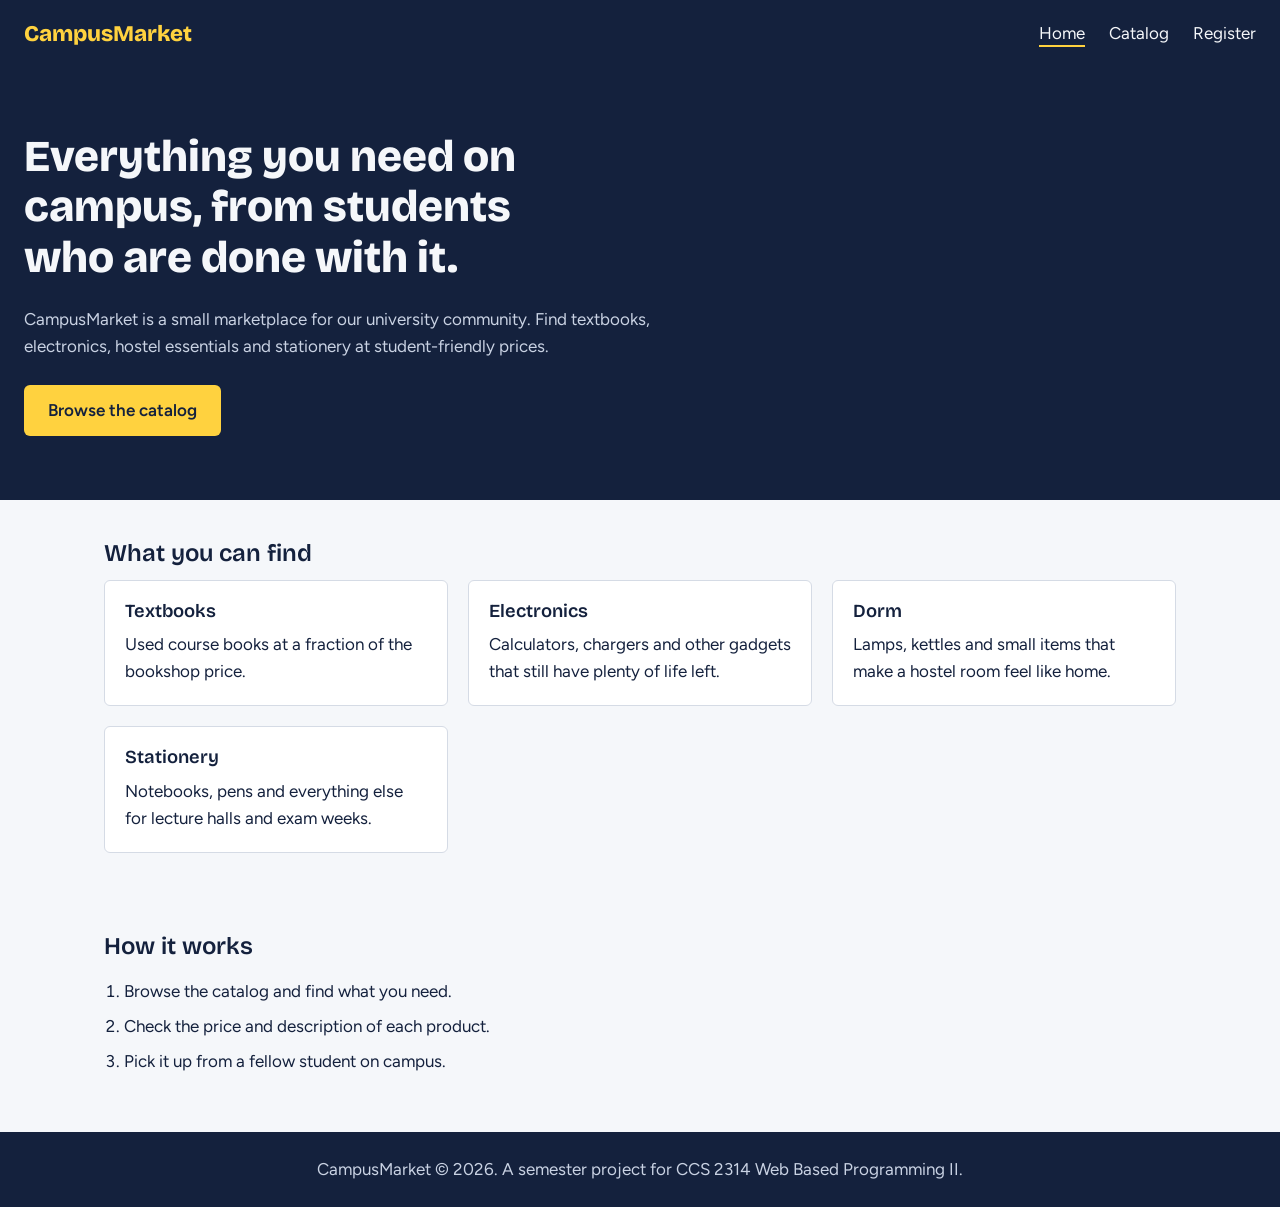
<file: index.html>
<!DOCTYPE html>
<html lang="en">
<head>
  <meta charset="UTF-8">
  <meta name="viewport" content="width=device-width, initial-scale=1.0">
  <title>CampusMarket | Buy and sell on campus</title>
  <link rel="preconnect" href="https://fonts.googleapis.com">
  <link rel="preconnect" href="https://fonts.gstatic.com" crossorigin>
  <link href="https://fonts.googleapis.com/css2?family=Bricolage+Grotesque:opsz,wght@12..96,600;12..96,800&family=Figtree:wght@400;600&display=swap" rel="stylesheet">
  <link rel="stylesheet" href="styles.css">
</head>
<body>

  <header class="site-header">
    <a class="brand" href="index.html">CampusMarket</a>
    <nav aria-label="Main navigation">
      <ul>
        <li><a href="index.html" aria-current="page">Home</a></li>
        <li><a href="catalog.html">Catalog</a></li>
        <li><a href="register.html">Register</a></li>
      </ul>
    </nav>
  </header>

  <main>
    <section class="hero">
      <h1>Everything you need on campus, from students who are done with it.</h1>
      <p>CampusMarket is a small marketplace for our university community. Find textbooks, electronics, hostel essentials and stationery at student-friendly prices.</p>
      <a class="button" href="catalog.html">Browse the catalog</a>
    </section>

    <section class="content" aria-labelledby="categories-heading">
      <h2 id="categories-heading">What you can find</h2>
      <div class="grid">
        <article class="card">
          <h3>Textbooks</h3>
          <p>Used course books at a fraction of the bookshop price.</p>
        </article>
        <article class="card">
          <h3>Electronics</h3>
          <p>Calculators, chargers and other gadgets that still have plenty of life left.</p>
        </article>
        <article class="card">
          <h3>Dorm</h3>
          <p>Lamps, kettles and small items that make a hostel room feel like home.</p>
        </article>
        <article class="card">
          <h3>Stationery</h3>
          <p>Notebooks, pens and everything else for lecture halls and exam weeks.</p>
        </article>
      </div>
    </section>

    <section class="content" aria-labelledby="how-heading">
      <h2 id="how-heading">How it works</h2>
      <ol class="steps">
        <li>Browse the catalog and find what you need.</li>
        <li>Check the price and description of each product.</li>
        <li>Pick it up from a fellow student on campus.</li>
      </ol>
    </section>
  </main>

  <footer class="site-footer">
    <p>CampusMarket &copy; 2026. A semester project for CCS 2314 Web Based Programming II.</p>
  </footer>

</body>
</html>
</file>
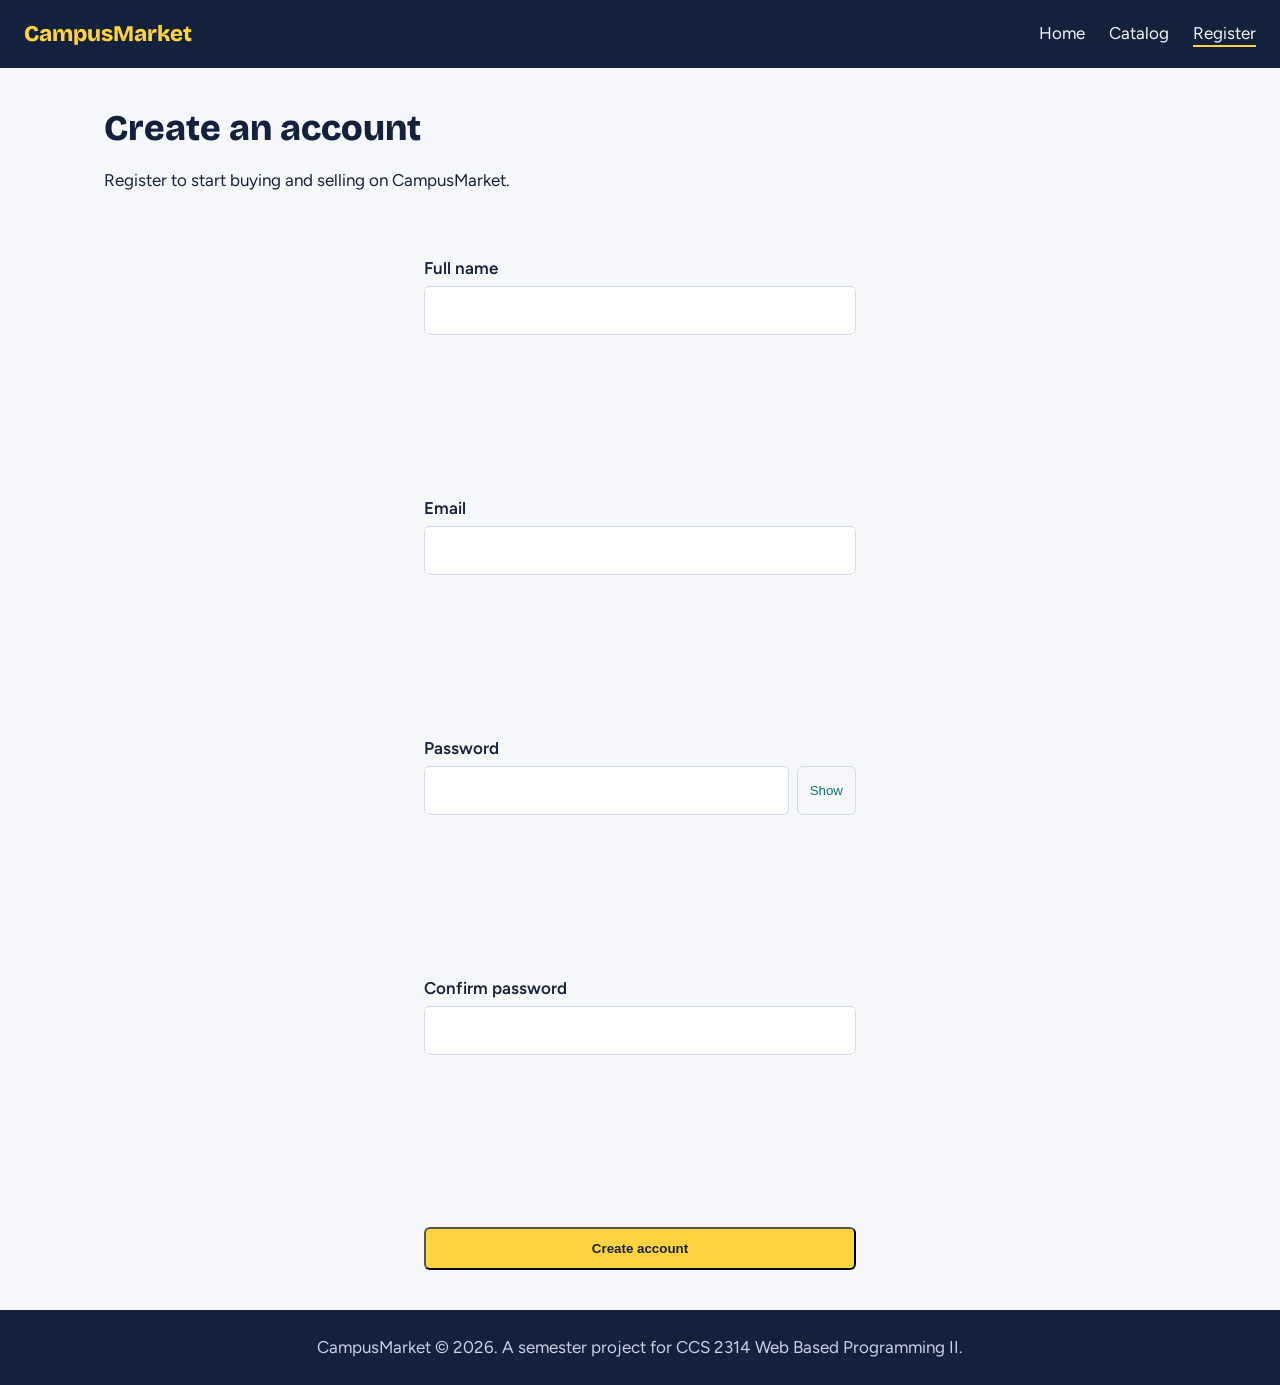
<file: register.html>
<!DOCTYPE html>
<html lang="en">
<head>
  <meta charset="UTF-8">
  <meta name="viewport" content="width=device-width, initial-scale=1.0">
  <title>Register | CampusMarket</title>
  <link rel="preconnect" href="https://fonts.googleapis.com">
  <link rel="preconnect" href="https://fonts.gstatic.com" crossorigin>
  <link href="https://fonts.googleapis.com/css2?family=Bricolage+Grotesque:opsz,wght@12..96,600;12..96,800&family=Figtree:wght@400;600&display=swap" rel="stylesheet">
  <link rel="stylesheet" href="styles.css">
</head>
<body>

  <header class="site-header">
    <a class="brand" href="index.html">CampusMarket</a>
    <nav aria-label="Main navigation">
      <ul>
        <li><a href="index.html">Home</a></li>
        <li><a href="catalog.html">Catalog</a></li>
        <li><a href="register.html" aria-current="page">Register</a></li>
      </ul>
    </nav>
  </header>

  <main>
    <section class="page-title">
      <h1>Create an account</h1>
      <p>Register to start buying and selling on CampusMarket.</p>
    </section>

    <section class="content form-section">
      <form id="reg-form" novalidate>

        <div class="field">
          <label for="fullname">Full name</label>
          <input type="text" id="fullname" name="fullname">
          <p class="error" id="fullname-error" aria-live="polite"></p>
        </div>

        <div class="field">
          <label for="email">Email</label>
          <input type="text" id="email" name="email">
          <p class="error" id="email-error" aria-live="polite"></p>
        </div>

        <div class="field">
          <label for="password">Password</label>
          <div class="password-row">
            <input type="password" id="password" name="password">
            <button type="button" id="toggle-pass" class="link-btn">Show</button>
          </div>
          <p class="error" id="password-error" aria-live="polite"></p>
        </div>

        <div class="field">
          <label for="confirm">Confirm password</label>
          <input type="password" id="confirm" name="confirm">
          <p class="error" id="confirm-error" aria-live="polite"></p>
        </div>

        <button type="submit" class="button">Create account</button>
      </form>

      <div id="success-box" class="success-box" hidden>
        <p>You're registered! Welcome to CampusMarket.</p>
      </div>
    </section>
  </main>

  <footer class="site-footer">
    <p>CampusMarket &copy; 2026. A semester project for CCS 2314 Web Based Programming II.</p>
  </footer>

  <script src="app.js"></script>
</body>
</html>
</file>
<file: styles.css>
/* ---------- Design tokens ---------- */
:root {
  --ink: #14213d;
  --paper: #f5f7fa;
  --card: #ffffff;
  --line: #d5dbe5;
  --accent: #ffd23f;
  --teal: #0f766e;
  --radius: 6px;
  --font-head: "Bricolage Grotesque", Arial, sans-serif;
  --font-body: "Figtree", Arial, sans-serif;
}

/* ---------- Base ---------- */
*,
*::before,
*::after {
  box-sizing: border-box;
}

body {
  margin: 0;
  font-family: var(--font-body);
  font-size: 1.0625rem;
  line-height: 1.6;
  color: var(--ink);
  background: var(--paper);
}

h1,
h2,
h3 {
  font-family: var(--font-head);
  line-height: 1.15;
  margin: 0 0 0.5em;
}

h1 { font-size: 2.25rem; font-weight: 800; }
h2 { font-size: 1.5rem; font-weight: 600; }
h3 { font-size: 1.15rem; font-weight: 600; }

p { margin: 0 0 0.75em; max-width: 65ch; }

a { color: var(--teal); }

a:focus-visible {
  outline: 3px solid var(--accent);
  outline-offset: 2px;
}

/* ---------- Header and navigation ---------- */
.site-header {
  display: flex;
  flex-wrap: wrap;
  align-items: center;
  justify-content: space-between;
  gap: 0.75rem;
  padding: 1rem 1.5rem;
  background: var(--ink);
}

.brand {
  font-family: var(--font-head);
  font-size: 1.4rem;
  font-weight: 800;
  color: var(--accent);
  text-decoration: none;
}

.site-header nav ul {
  display: flex;
  gap: 1.5rem;
  margin: 0;
  padding: 0;
  list-style: none;
}

.site-header nav a {
  color: var(--paper);
  text-decoration: none;
  padding-bottom: 2px;
  border-bottom: 2px solid transparent;
}

.site-header nav a:hover,
.site-header nav a[aria-current="page"] {
  border-bottom-color: var(--accent);
}

.site-header a:focus-visible {
  outline-color: var(--paper);
}

/* ---------- Hero (home page) ---------- */
.hero {
  padding: 4rem 1.5rem;
  background: var(--ink);
  color: var(--paper);
}

.hero h1 {
  max-width: 20ch;
  font-size: 2.75rem;
}

.hero p {
  color: #c9d2e3;
}

.button {
  display: inline-block;
  margin-top: 0.75rem;
  padding: 0.75rem 1.5rem;
  background: var(--accent);
  color: var(--ink);
  font-weight: 600;
  text-decoration: none;
  border-radius: var(--radius);
}

.button:hover {
  background: #ffe07a;
}

/* ---------- Page title (catalog) ---------- */
.page-title {
  padding: 2.5rem 1.5rem 0.5rem;
  max-width: 70rem;
  margin: 0 auto;
}

/* ---------- Content sections ---------- */
.content {
  max-width: 70rem;
  margin: 0 auto;
  padding: 2.5rem 1.5rem;
}

/* ---------- Grid and cards ---------- */
.grid {
  display: grid;
  grid-template-columns: repeat(auto-fill, minmax(16rem, 1fr));
  gap: 1.25rem;
}

.card,
.product {
  padding: 1.25rem;
  background: var(--card);
  border: 1px solid var(--line);
  border-radius: var(--radius);
}

.card p:last-child,
.product p:last-child {
  margin-bottom: 0;
}

/* ---------- Product details ---------- */
.tag {
  display: inline-block;
  margin-bottom: 0.75rem;
  padding: 0.15rem 0.6rem;
  font-size: 0.875rem;
  font-weight: 600;
  background: var(--accent);
  border-radius: var(--radius);
}

.price {
  font-size: 1.2rem;
  font-weight: 600;
  color: var(--teal);
}

/* ---------- How it works ---------- */
.steps {
  padding-left: 1.25rem;
}

.steps li {
  margin-bottom: 0.5rem;
}

/* ---------- Footer ---------- */
.site-footer {
  padding: 1.5rem;
  background: var(--ink);
  color: #c9d2e3;
  text-align: center;
}

.site-footer p {
  margin: 0 auto;
}

/* ---------- Small screens ---------- */
@media (max-width: 600px) {
  h1 { font-size: 1.85rem; }
  .hero { padding: 2.5rem 1.25rem; }
  .hero h1 { font-size: 2rem; }
}

/* ---------- Assignment 4: hidden items ---------- */
[hidden] {
  display: none !important;
}

/* ---------- search + filter bar ---------- */
.controls {
  display: flex;
  flex-wrap: wrap;
  gap: 1rem;
  max-width: 70rem;
  margin: 0 auto;
  padding: 1.5rem 1.5rem 0;
}

.field {
  display: flex;
  flex-direction: column;
  gap: 0.25rem;
  flex: 1 1 14rem;
}

.field label {
  font-weight: 600;
}

input,
select {
  padding: 0.6rem 0.75rem;
  font: inherit;
  color: var(--ink);
  background: var(--card);
  border: 1px solid var(--line);
  border-radius: var(--radius);
}

input:focus-visible,
select:focus-visible {
  outline: 3px solid var(--accent);
  outline-offset: 1px;
}

.no-results {
  margin-top: 1rem;
  font-weight: 600;
}

/* ---------- gallery ---------- */
.gallery-wrap {
  display: flex;
  align-items: center;
  justify-content: center;
  gap: 1rem;
  max-width: 70rem;
  margin: 1.5rem auto 0;
  padding: 0 1.5rem;
}

.gallery {
  text-align: center;
}

.gallery img {
  max-width: 100%;
  height: 200px;
  object-fit: cover;
  border-radius: var(--radius);
  border: 1px solid var(--line);
}

.gal-caption {
  margin: 0.5rem 0 0;
  font-size: 0.9rem;
}

.gal-btn {
  flex-shrink: 0;
  width: 2.25rem;
  height: 2.25rem;
  border: 1px solid var(--line);
  background: var(--card);
  border-radius: 50%;
  cursor: pointer;
  font-size: 1rem;
}

.gal-btn:hover {
  background: var(--paper);
}

/* ---------- product images ---------- */
.product img {
  width: 100%;
  height: 140px;
  object-fit: cover;
  border-radius: var(--radius);
  margin-bottom: 0.75rem;
}

/* ---------- quantity + totals ---------- */
.buy-row {
  display: flex;
  align-items: center;
  gap: 0.75rem;
  margin-top: 0.75rem;
}

.quantity {
  width: 4.5rem;
}

.qty-error {
  min-height: 1.1em;
  margin: 0.25rem 0 0;
  font-size: 0.85rem;
  color: #b3261e;
}

.line-total {
  margin: 0.4rem 0 0;
  font-size: 0.95rem;
  color: var(--teal);
}

.total-bar {
  position: sticky;
  bottom: 0;
  margin-top: 1.5rem;
  padding: 1rem 1.5rem;
  background: var(--ink);
  color: var(--paper);
  text-align: center;
}

.total-bar p {
  margin: 0 auto;
  max-width: none;
}

.total-bar strong {
  margin-left: 0.5rem;
  font-family: var(--font-head);
  font-size: 1.35rem;
  color: var(--accent);
}

/* ---------- register form ---------- */
.form-section {
  max-width: 30rem;
}

.form-section form {
  display: flex;
  flex-direction: column;
  gap: 1rem;
}

.password-row {
  display: flex;
  gap: 0.5rem;
}

.password-row input {
  flex: 1;
}

.link-btn {
  padding: 0 0.75rem;
  background: none;
  border: 1px solid var(--line);
  border-radius: var(--radius);
  color: var(--teal);
  cursor: pointer;
}

/* error messages fade + slide in instead of just appearing */
.error {
  min-height: 1.2em;
  margin: 0.25rem 0 0;
  font-size: 0.85rem;
  color: #b3261e;
  opacity: 0;
  transform: translateY(-4px);
  transition: opacity 0.2s ease, transform 0.2s ease;
}

.error.show {
  opacity: 1;
  transform: translateY(0);
}

/* success box pops in with a keyframe animation when the form is valid */
.success-box {
  margin-top: 1.5rem;
  padding: 1rem 1.25rem;
  background: #e6f4ea;
  border: 1px solid #2e7d32;
  border-radius: var(--radius);
  color: #1b5e20;
}

.success-box.pop {
  animation: pop-in 0.4s ease;
}

@keyframes pop-in {
  0% {
    opacity: 0;
    transform: scale(0.85);
  }
  70% {
    opacity: 1;
    transform: scale(1.03);
  }
  100% {
    opacity: 1;
    transform: scale(1);
  }
}

/* ---------- small screens ---------- */
@media (max-width: 600px) {
  .gallery-wrap {
    flex-wrap: wrap;
  }
  .buy-row {
    flex-wrap: wrap;
  }
}

/* ---------- Assignment 5: loading / failed message ---------- */
.status-msg {
  margin: 0 0 1rem;
  padding: 0.75rem 1rem;
  background: var(--card);
  border: 1px solid var(--line);
  border-radius: var(--radius);
  font-weight: 600;
}

.status-msg.failed {
  color: #b3261e;
  border-color: #b3261e;
}
</file>
